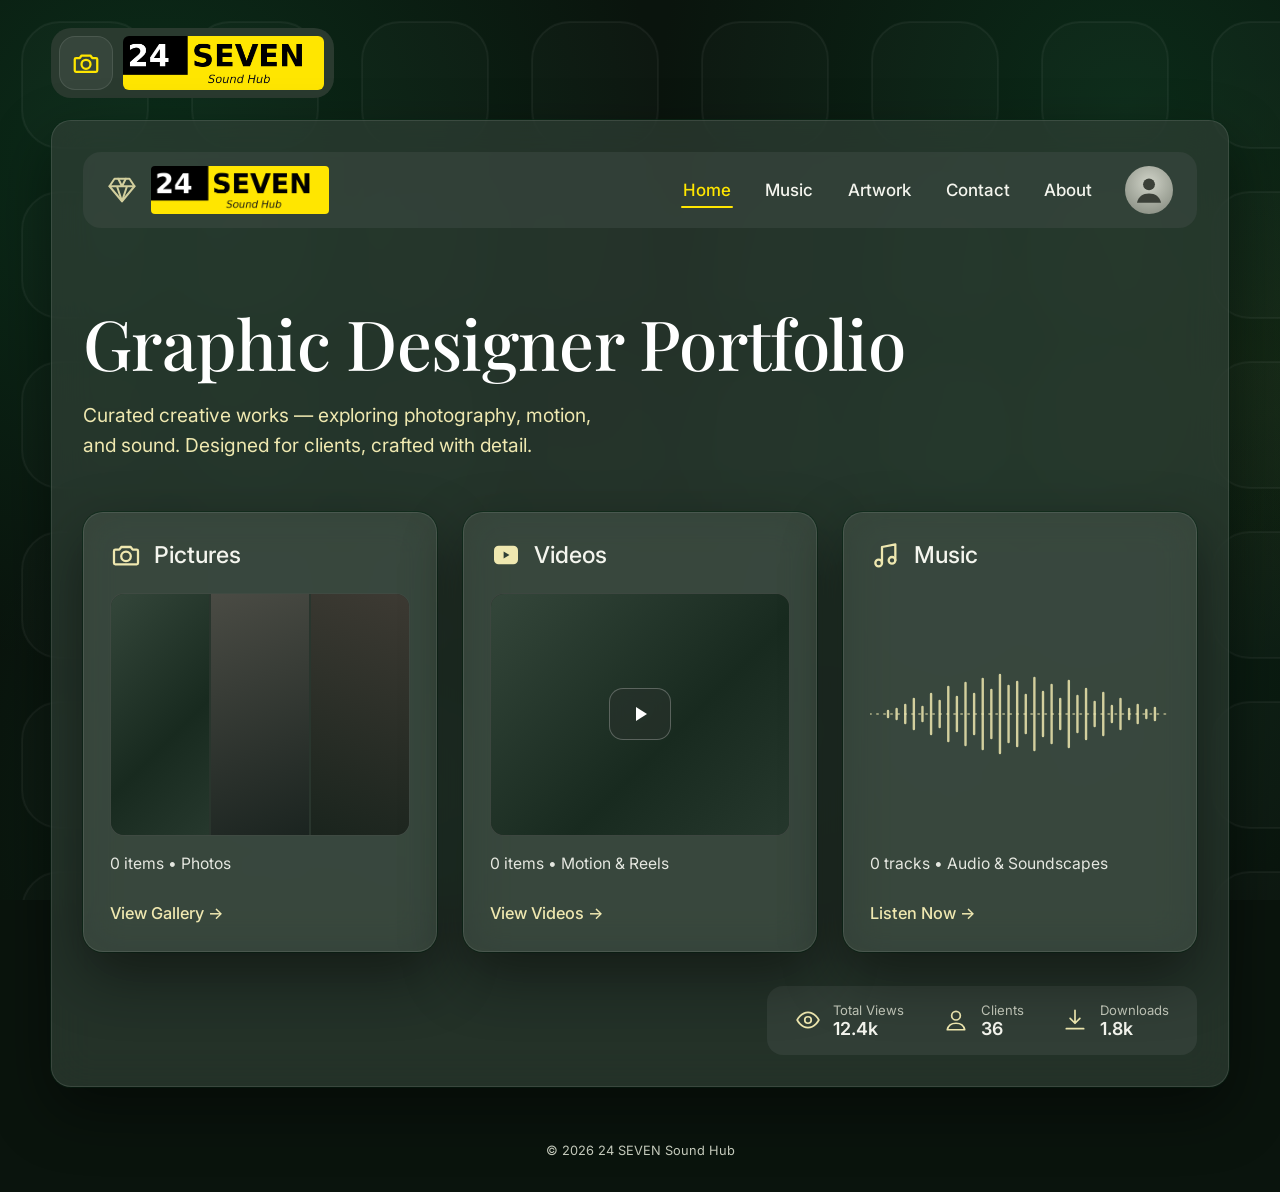
<file: index.html>
<!doctype html>
<html lang="en">
<head>
  <meta charset="utf-8">
  <meta name="viewport" content="width=device-width, initial-scale=1">
  <title>24 SEVEN Sound Hub — Graphic Designer Portfolio</title>
  <meta name="description" content="Graphic designer portfolio: photography, motion and sound.">
  <link rel="icon" href="assets/logo.png">
  <link rel="preconnect" href="https://fonts.googleapis.com">
  <link rel="preconnect" href="https://fonts.gstatic.com" crossorigin>
  <link href="https://fonts.googleapis.com/css2?family=Inter:wght@400;500;600;700&family=Playfair+Display:wght@400;500;600&display=swap" rel="stylesheet">
  <link rel="stylesheet" href="css/style.css">
  <link rel="stylesheet" href="css/24seven.css">
</head>
<body class="public-page">
  <div class="bg-layer" aria-hidden="true"></div>

  <main class="shell">
    <!-- Camera icon + logo (logo button opens admin login) -->
    <div class="brand-pill">
      <span class="icon-box" aria-hidden="true">
        <svg viewBox="0 0 24 24"><path d="M4 8h3l1.5-2h7L17 8h3a1 1 0 0 1 1 1v9a1 1 0 0 1-1 1H4a1 1 0 0 1-1-1V9a1 1 0 0 1 1-1z"/><circle cx="12" cy="13" r="3.6"/></svg>
      </span>
      <button type="button" class="logo-btn" id="logoBtn" aria-label="24 SEVEN Sound Hub">
        <img src="assets/logo.png" alt="24 SEVEN Sound Hub">
      </button>
    </div>

    <section class="stage glass" id="home">
      <header class="topbar">
        <a class="topbar-brand" href="index.html" aria-label="24 SEVEN Sound Hub home">
          <svg viewBox="0 0 24 24" aria-hidden="true"><path d="M6 3h12l4 6-10 12L2 9z"/><path d="M2 9h20M9 3l3 6 3-6M12 21 8 9m4 12 4-12"/></svg>
          <img src="assets/logo.png" alt="24 SEVEN Sound Hub">
        </a>
        <nav class="nav" aria-label="Main">
          <button type="button" class="nav-item active" data-nav="home">Home</button>
          <button type="button" class="nav-item" data-nav="music">Music</button>
          <button type="button" class="nav-item" data-nav="artwork">Artwork</button>
          <button type="button" class="nav-item" data-nav="contact">Contact</button>
          <button type="button" class="nav-item" data-nav="about">About</button>
          <button type="button" class="avatar" data-nav="about" aria-label="About the designer">
            <svg viewBox="0 0 24 24" aria-hidden="true"><circle cx="12" cy="8" r="4.2"/><path d="M3.5 21c.8-4.4 4.2-6.6 8.5-6.6s7.7 2.2 8.5 6.6z"/></svg>
          </button>
        </nav>
      </header>

      <section class="hero">
        <h1 id="heroTitle">Graphic Designer Portfolio</h1>
        <p id="heroSubtitle">Curated creative works — exploring photography, motion, and sound. Designed for clients, crafted with detail.</p>
      </section>

      <section class="cards" aria-label="Portfolio sections">
        <article class="card glass">
          <h2 class="card-title">
            <svg viewBox="0 0 24 24" aria-hidden="true"><path d="M4 8h3l1.5-2h7L17 8h3a1 1 0 0 1 1 1v9a1 1 0 0 1-1 1H4a1 1 0 0 1-1-1V9a1 1 0 0 1 1-1z"/><circle cx="12" cy="13" r="3.6"/></svg>
            Pictures
          </h2>
          <div class="preview preview--pictures" id="previewPictures"></div>
          <p class="card-meta" id="metaPictures">0 items • Photos</p>
          <button type="button" class="card-link" data-open="pictures">View Gallery →</button>
        </article>

        <article class="card glass">
          <h2 class="card-title">
            <svg viewBox="0 0 24 24" aria-hidden="true"><rect x="3" y="5" width="18" height="14" rx="3.5" class="fill"/><path d="M10.2 9.4v5.2l4.4-2.6z" fill="#2f3f35" stroke="none"/></svg>
            Videos
          </h2>
          <div class="preview preview--videos" id="previewVideos"></div>
          <p class="card-meta" id="metaVideos">0 items • Motion &amp; Reels</p>
          <button type="button" class="card-link" data-open="videos">View Videos →</button>
        </article>

        <article class="card glass">
          <h2 class="card-title">
            <svg viewBox="0 0 24 24" aria-hidden="true"><path d="M9 18V6l10-2v12"/><circle cx="6.5" cy="18" r="2.5"/><circle cx="16.5" cy="16" r="2.5"/></svg>
            Music
          </h2>
          <div class="preview preview--music" id="previewMusic"></div>
          <p class="card-meta" id="metaMusic">0 tracks • Audio &amp; Soundscapes</p>
          <button type="button" class="card-link" data-open="music">Listen Now →</button>
        </article>
      </section>

      <div class="stats-wrap">
        <div class="stats" aria-label="Site statistics">
          <div class="stat">
            <svg viewBox="0 0 24 24" aria-hidden="true"><path d="M2 12s3.6-7 10-7 10 7 10 7-3.6 7-10 7S2 12 2 12z"/><circle cx="12" cy="12" r="3"/></svg>
            <div><small>Total Views</small><strong id="statViews">12.4k</strong></div>
          </div>
          <div class="stat">
            <svg viewBox="0 0 24 24" aria-hidden="true"><circle cx="12" cy="8" r="4"/><path d="M4 21c.8-4.2 4-6 8-6s7.2 1.8 8 6z"/></svg>
            <div><small>Clients</small><strong id="statClients">36</strong></div>
          </div>
          <div class="stat">
            <svg viewBox="0 0 24 24" aria-hidden="true"><path d="M12 3v12m0 0-4.5-4.5M12 15l4.5-4.5M4 20h16"/></svg>
            <div><small>Downloads</small><strong id="statDownloads">1.8k</strong></div>
          </div>
        </div>
      </div>
    </section>
  </main>

  <p class="site-foot">© <span id="year"></span> 24 SEVEN Sound Hub</p>

  <!-- Admin login modal (opened from the logo button) -->
  <div class="modal" id="adminLoginModal" role="dialog" aria-modal="true" aria-labelledby="loginTitle" hidden>
    <form class="modal-box glass" id="loginForm" autocomplete="off">
      <button type="button" class="modal-close" data-close aria-label="Close">×</button>
      <img class="modal-logo" src="assets/logo.png" alt="24 SEVEN Sound Hub">
      <h2 id="loginTitle">Admin login</h2>
      <p class="lead" id="loginLead">Sign in to upload and manage portfolio content.</p>
      <div class="field">
        <label for="loginUser">Username</label>
        <input class="input" id="loginUser" name="username" type="text" autocomplete="username" autocapitalize="none" spellcheck="false" required>
      </div>
      <div class="field">
        <label for="loginPass">Password</label>
        <input class="input" id="loginPass" name="password" type="password" autocomplete="current-password" required>
      </div>
      <div class="field" id="loginConfirmField" hidden>
        <label for="loginConfirm">Confirm password</label>
        <input class="input" id="loginConfirm" name="confirm" type="password" autocomplete="new-password">
      </div>
      <div class="field" id="loginEmailField" hidden>
        <label for="loginEmail">Your email (for security alerts)</label>
        <input class="input" id="loginEmail" name="email" type="email" autocomplete="email" autocapitalize="none" spellcheck="false">
      </div>
      <p class="form-error" id="loginError" role="alert"></p>
      <button type="submit" class="btn-primary auto" id="loginSubmit">Sign in</button>
    </form>
  </div>

  <!-- Gallery / videos / music viewer -->
  <div class="modal" id="viewerModal" role="dialog" aria-modal="true" aria-labelledby="viewerTitle" hidden>
    <div class="modal-box wide glass">
      <button type="button" class="modal-close" data-close aria-label="Close">×</button>
      <div class="viewer-head"><h2 id="viewerTitle"></h2></div>
      <div id="viewerBody"></div>
    </div>
  </div>

  <!-- Contact / About -->
  <div class="modal" id="infoModal" role="dialog" aria-modal="true" aria-labelledby="infoTitle" hidden>
    <div class="modal-box glass">
      <button type="button" class="modal-close" data-close aria-label="Close">×</button>
      <h2 id="infoTitle"></h2>
      <div id="infoBody"></div>
    </div>
  </div>

  <!-- Picture lightbox -->
  <div class="lightbox" id="lightbox" role="dialog" aria-modal="true" aria-label="Picture viewer" hidden>
    <button type="button" class="lb-btn lb-close" id="lbClose" aria-label="Close">×</button>
    <button type="button" class="lb-btn lb-prev" id="lbPrev" aria-label="Previous">‹</button>
    <figure>
      <img id="lbImg" alt="">
      <figcaption id="lbCaption"></figcaption>
    </figure>
    <button type="button" class="lb-btn lb-next" id="lbNext" aria-label="Next">›</button>
  </div>

  <div class="toast" id="toast" role="status" hidden></div>

  <script src="js/main.js"></script>
</body>
</html>
</file>
<file: css/style.css>
/* =========================================================
   24 SEVEN Sound Hub — shared styles (index.html + admin.html)
   ========================================================= */
:root {
  --bg: #0A140D;
  --green: #0B2E1A;
  --yellow: #FFE600;
  --panel: #2A3A2F;
  --glass: rgba(47, 63, 53, 0.7);
  --line: rgba(255, 255, 255, 0.1);
  --text: #f4f5ee;
  --muted: #c4c9bb;
  --cream: #efe8b0;
  --radius: 20px;
  --shadow: 0 24px 60px rgba(0, 0, 0, 0.45), 0 0 0 1px rgba(11, 46, 26, 0.6);
}

*, *::before, *::after { box-sizing: border-box; margin: 0; padding: 0; }
[hidden] { display: none !important; }
html { scroll-behavior: smooth; }

body {
  font-family: 'Inter', system-ui, -apple-system, 'Segoe UI', Roboto, sans-serif;
  background: var(--bg);
  color: var(--text);
  min-height: 100vh;
  overflow-x: hidden;
  -webkit-font-smoothing: antialiased;
}
body.modal-open { overflow: hidden; }

img, video, svg { display: block; max-width: 100%; }
button { font: inherit; color: inherit; cursor: pointer; }
a { color: inherit; text-decoration: none; }

/* ---------- Background: rounded-square pattern + green blur ---------- */
.bg-layer {
  position: fixed;
  inset: 0;
  z-index: 0;
  pointer-events: none;
  background:
    radial-gradient(circle at 12% 18%, rgba(11, 46, 26, 0.95) 0, transparent 38%),
    radial-gradient(circle at 88% 12%, rgba(11, 46, 26, 0.85) 0, transparent 34%),
    radial-gradient(circle at 78% 62%, rgba(11, 46, 26, 0.75) 0, transparent 40%),
    radial-gradient(circle at 30% 90%, rgba(11, 46, 26, 0.8) 0, transparent 36%),
    radial-gradient(circle at 96% 40%, rgba(120, 105, 30, 0.16) 0, transparent 22%),
    var(--bg);
}
.bg-layer::after {
  content: '';
  position: absolute;
  inset: 0;
  opacity: 0.9;
  background-image: url("data:image/svg+xml,%3Csvg xmlns='http://www.w3.org/2000/svg' width='170' height='170'%3E%3Crect x='22' y='22' width='126' height='126' rx='38' fill='white' fill-opacity='0.018' stroke='white' stroke-opacity='0.05' stroke-width='2'/%3E%3C/svg%3E");
  background-size: 170px 170px;
}

/* ---------- Glass ---------- */
.glass {
  backdrop-filter: blur(20px);
  -webkit-backdrop-filter: blur(20px);
  background: var(--glass);
  border: 1px solid var(--line);
  border-radius: var(--radius);
  box-shadow: var(--shadow);
}

/* ---------- Shell ---------- */
.shell {
  position: relative;
  z-index: 1;
  max-width: 1640px;
  margin: 0 auto;
  padding: 28px clamp(16px, 4vw, 56px) 56px;
}

/* ---------- Brand pill (camera + logo button) ---------- */
.brand-pill {
  display: inline-flex;
  align-items: center;
  gap: 10px;
  padding: 8px 10px 8px 8px;
  border-radius: 20px;
  background: var(--panel);
  margin-bottom: 22px;
}
.icon-box {
  display: grid;
  place-items: center;
  width: 54px;
  height: 54px;
  border-radius: 16px;
  background: rgba(255, 255, 255, 0.06);
  border: 1px solid var(--line);
}
.icon-box svg { width: 30px; height: 30px; stroke: var(--yellow); fill: none; stroke-width: 1.8; stroke-linecap: round; stroke-linejoin: round; }
.logo-btn {
  display: block;
  background: none;
  border: 0;
  padding: 0;
  border-radius: 8px;
  line-height: 0;
  transition: transform 0.2s, filter 0.2s;
}
.logo-btn img { height: 54px; width: auto; border-radius: 6px; }
.logo-btn:hover { transform: translateY(-1px); filter: brightness(1.06); }
.logo-btn:focus-visible, .nav-item:focus-visible, .btn:focus-visible, .card-link:focus-visible { outline: 2px solid var(--yellow); outline-offset: 3px; }

/* ---------- Stage (right main) ---------- */
.stage {
  padding: clamp(16px, 2.4vw, 34px);
  min-width: 0;
}

/* ---------- Top bar ---------- */
.topbar {
  display: flex;
  align-items: center;
  justify-content: space-between;
  gap: 20px;
  padding: 14px 24px;
  border-radius: 18px;
  background: rgba(60, 74, 66, 0.55);
}
.topbar-brand { display: flex; align-items: center; gap: 14px; }
.topbar-brand svg { width: 30px; height: 30px; stroke: var(--cream); fill: none; stroke-width: 1.6; stroke-linejoin: round; stroke-linecap: round; opacity: 0.85; }
.topbar-brand img { height: 48px; width: auto; border-radius: 4px; }

.nav { display: flex; align-items: center; gap: clamp(14px, 2.4vw, 38px); }
.nav-item {
  background: none;
  border: 0;
  font-size: 1.06rem;
  font-weight: 500;
  padding: 6px 2px;
  color: var(--text);
  position: relative;
  transition: color 0.2s;
}
.nav-item:hover { color: #fff; }
.nav-item.active { color: var(--yellow); }
.nav-item.active::after {
  content: '';
  position: absolute;
  left: 0; right: 0; bottom: -2px;
  height: 2px;
  background: var(--yellow);
  border-radius: 2px;
}
.avatar {
  display: grid;
  place-items: center;
  width: 48px; height: 48px;
  border-radius: 50%;
  border: 0;
  background: radial-gradient(circle at 50% 35%, #cfd2c7, #7f8579);
  color: #3b4038;
  overflow: hidden;
}
.avatar svg { width: 34px; height: 34px; fill: currentColor; }

/* ---------- Hero ---------- */
.hero { padding: clamp(36px, 6vw, 84px) 0 clamp(26px, 4vw, 52px); }
.hero h1 {
  font-family: 'Playfair Display', Georgia, serif;
  font-weight: 500;
  font-size: clamp(2.3rem, 5.4vw, 4.6rem);
  line-height: 1.08;
  letter-spacing: -0.01em;
  color: #fff;
}
.hero p {
  margin-top: 22px;
  max-width: 44ch;
  font-size: clamp(1rem, 1.5vw, 1.3rem);
  line-height: 1.55;
  color: var(--cream);
}

/* ---------- Cards ---------- */
.cards { display: grid; grid-template-columns: repeat(3, minmax(0, 1fr)); gap: clamp(14px, 2vw, 28px); }
.card {
  display: flex;
  flex-direction: column;
  padding: 26px 26px 24px;
  min-height: 440px;
  background: rgba(70, 84, 74, 0.5);
  transition: transform 0.25s, border-color 0.25s;
}
.card:hover { transform: translateY(-4px); border-color: rgba(255, 255, 255, 0.22); }
.card-title { display: flex; align-items: center; gap: 12px; font-size: 1.45rem; font-weight: 500; }
.card-title svg { width: 32px; height: 32px; fill: none; stroke: var(--cream); stroke-width: 1.7; stroke-linecap: round; stroke-linejoin: round; }
.card-title svg .fill { fill: var(--cream); stroke: none; }

.preview {
  position: relative;
  flex: 1;
  display: flex;
  align-items: center;
  justify-content: center;
  margin: 22px 0 18px;
  min-height: 210px;
  border-radius: 14px;
  overflow: hidden;
}
.preview--pictures {
  display: grid;
  grid-template-columns: repeat(3, 1fr);
  align-items: stretch;
  gap: 2px;
  border: 1px solid var(--line);
  background: rgba(0, 0, 0, 0.25);
}
.preview--pictures img, .preview--pictures .ph { width: 100%; height: 100%; object-fit: cover; min-height: 150px; }
.preview--videos { border: 1px solid var(--line); background: rgba(0, 0, 0, 0.3); }
.preview--videos video, .preview--videos .ph { width: 100%; height: 100%; object-fit: cover; position: absolute; inset: 0; }
.play-badge {
  position: relative;
  z-index: 1;
  display: grid;
  place-items: center;
  width: 62px; height: 52px;
  border-radius: 14px;
  background: rgba(40, 50, 44, 0.65);
  border: 1px solid rgba(255, 255, 255, 0.25);
  backdrop-filter: blur(8px);
}
.play-badge svg { width: 24px; height: 24px; fill: #fff; }
.preview--music { flex-direction: column; gap: 10px; }
.preview--music img.cover-art { position: absolute; inset: 0; width: 100%; height: 100%; object-fit: cover; opacity: 0.35; }
.wave { position: relative; width: 100%; height: 90px; }
.wave line { stroke: var(--cream); stroke-width: 2.4; stroke-linecap: round; opacity: 0.85; }
.wave .dots { stroke: var(--cream); stroke-width: 2; stroke-dasharray: 1 6; opacity: 0.5; }

.ph { background: linear-gradient(135deg, #34463a, #182a1f 60%, #26382d); }
.ph:nth-child(2) { background: linear-gradient(160deg, #4a4b44, #1b2420); }
.ph:nth-child(3) { background: linear-gradient(200deg, #3d3a33, #1a241d); }

.card-meta { font-size: 0.98rem; color: var(--text); opacity: 0.92; }
.card-link {
  align-self: flex-start;
  margin-top: 26px;
  background: none;
  border: 0;
  color: var(--cream);
  font-size: 1.02rem;
  font-weight: 500;
  padding: 4px 0;
  transition: transform 0.2s, color 0.2s;
}
.card-link:hover { transform: translateX(4px); color: #fff; }

/* ---------- Stats ---------- */
.stats-wrap { display: flex; justify-content: flex-end; margin-top: 34px; }
.stats {
  display: flex;
  align-items: center;
  gap: clamp(16px, 3vw, 44px);
  padding: 16px 28px;
  border-radius: 16px;
  background: rgba(60, 74, 66, 0.55);
}
.stat { display: flex; align-items: center; gap: 12px; }
.stat svg { width: 26px; height: 26px; fill: none; stroke: var(--cream); stroke-width: 1.6; stroke-linecap: round; stroke-linejoin: round; }
.stat small { display: block; font-size: 0.82rem; color: var(--muted); }
.stat strong { font-size: 1.12rem; font-weight: 600; }

/* ---------- Upload panel (admin) ---------- */
.layout { display: grid; grid-template-columns: minmax(300px, 420px) minmax(0, 1fr); gap: clamp(18px, 2.6vw, 40px); align-items: start; }
.panel { padding: 30px 30px 26px; }
.panel h2 { font-size: 1.6rem; font-weight: 600; margin-bottom: 22px; }
.panel h3 { font-size: 1.05rem; font-weight: 600; margin-bottom: 12px; }

.drop {
  display: block;
  padding: 28px 20px;
  text-align: center;
  border: 1.5px dashed var(--yellow);
  border-radius: 14px;
  background: rgba(255, 255, 255, 0.03);
  cursor: pointer;
  transition: background 0.2s, transform 0.2s;
}
.drop:hover, .drop.drag { background: rgba(255, 230, 0, 0.07); }
.drop.drag { transform: scale(1.01); }
.drop-head { display: flex; align-items: center; justify-content: center; gap: 14px; font-size: 1.25rem; }
.drop-head svg { width: 36px; height: 36px; fill: none; stroke: var(--yellow); stroke-width: 1.6; stroke-linecap: round; stroke-linejoin: round; }
.drop-sub { margin-top: 18px; font-size: 0.88rem; color: var(--muted); }
.visually-hidden { position: absolute; width: 1px; height: 1px; overflow: hidden; clip: rect(0 0 0 0); white-space: nowrap; }

.file-chips { margin-top: 12px; display: flex; flex-direction: column; gap: 6px; max-height: 150px; overflow: auto; }
.file-chips:empty { display: none; }
.chip { display: flex; align-items: center; justify-content: space-between; gap: 10px; padding: 7px 10px; border-radius: 10px; background: rgba(255, 255, 255, 0.07); font-size: 0.85rem; }
.chip span { overflow: hidden; text-overflow: ellipsis; white-space: nowrap; }
.chip button { background: none; border: 0; color: var(--muted); font-size: 1.1rem; line-height: 1; padding: 0 4px; }
.chip button:hover { color: #fff; }
.file-summary { margin-top: 10px; font-size: 0.85rem; color: var(--cream); }

.field { margin-top: 22px; }
.field label, .field .label { display: block; font-size: 1rem; font-weight: 500; margin-bottom: 8px; }
.input, .select {
  width: 100%;
  padding: 13px 16px;
  border-radius: 12px;
  border: 1px solid rgba(255, 255, 255, 0.12);
  background: rgba(214, 216, 208, 0.82);
  color: #2c322d;
  font: inherit;
  font-size: 0.98rem;
}
.input::placeholder { color: #6c7269; }
.input:focus, .select:focus, textarea.input:focus { outline: 2px solid var(--yellow); outline-offset: 1px; }
textarea.input { min-height: 92px; resize: vertical; }
.select { appearance: none; -webkit-appearance: none; background-image: url("data:image/svg+xml,%3Csvg xmlns='http://www.w3.org/2000/svg' width='14' height='14' viewBox='0 0 24 24' fill='none' stroke='%232c322d' stroke-width='2.5' stroke-linecap='round' stroke-linejoin='round'%3E%3Cpath d='m6 9 6 6 6-6'/%3E%3C/svg%3E"); background-repeat: no-repeat; background-position: right 16px center; }

.seg { display: flex; gap: 10px; flex-wrap: wrap; }
.seg-btn {
  display: inline-flex; align-items: center; gap: 8px;
  padding: 11px 18px;
  border-radius: 999px;
  border: 1px solid rgba(255, 255, 255, 0.12);
  background: rgba(214, 216, 208, 0.45);
  color: #f0f1ea;
  font-size: 0.98rem;
  transition: background 0.2s, color 0.2s;
}
.seg-btn svg { width: 18px; height: 18px; fill: none; stroke: currentColor; stroke-width: 1.8; stroke-linecap: round; stroke-linejoin: round; }
.seg-btn:hover { background: rgba(214, 216, 208, 0.62); }
.seg-btn.active { background: var(--yellow); color: #111; border-color: var(--yellow); font-weight: 600; }

.row { display: flex; align-items: center; justify-content: space-between; gap: 14px; padding: 16px 0 6px; border-top: 1px solid var(--line); margin-top: 22px; }
.row + .row { border-top: 0; margin-top: 0; padding-top: 10px; }
.row .label { font-size: 1rem; font-weight: 500; }
.row small { display: block; color: var(--muted); font-size: 0.8rem; font-weight: 400; margin-top: 2px; }

.switch { position: relative; width: 58px; height: 30px; flex: none; }
.switch input { position: absolute; inset: 0; opacity: 0; width: 100%; height: 100%; cursor: pointer; z-index: 1; margin: 0; }
.switch .track { position: absolute; inset: 0; border-radius: 999px; background: rgba(214, 216, 208, 0.4); border: 1px solid rgba(255, 255, 255, 0.12); transition: background 0.2s; }
.switch .thumb { position: absolute; top: 3px; left: 3px; width: 22px; height: 22px; border-radius: 50%; background: #f1f2ec; transition: transform 0.2s; box-shadow: 0 2px 6px rgba(0, 0, 0, 0.4); }
.switch input:checked ~ .track { background: var(--green); border-color: rgba(255, 255, 255, 0.2); }
.switch input:checked ~ .thumb { transform: translateX(28px); }
.switch input:focus-visible ~ .track { outline: 2px solid var(--yellow); outline-offset: 2px; }

.btn {
  display: inline-flex; align-items: center; justify-content: center; gap: 8px;
  padding: 12px 20px;
  border-radius: 12px;
  border: 1px solid var(--line);
  background: rgba(255, 255, 255, 0.08);
  font-size: 0.95rem;
  font-weight: 500;
  transition: background 0.2s, transform 0.1s;
}
.btn:hover { background: rgba(255, 255, 255, 0.15); }
.btn:active { transform: scale(0.98); }
.btn-sm { padding: 7px 12px; font-size: 0.82rem; border-radius: 9px; }
.btn-danger:hover { background: rgba(190, 60, 50, 0.55); }

#uploadBtn, .btn-primary {
  display: block;
  width: 100%;
  margin-top: 20px;
  padding: 15px 20px;
  border: 0;
  border-radius: 12px;
  background: var(--yellow);
  color: #000;
  font-size: 1.12rem;
  font-weight: 700;
  transition: filter 0.2s, transform 0.1s;
}
#uploadBtn:hover, .btn-primary:hover { filter: brightness(1.06); }
#uploadBtn:active, .btn-primary:active { transform: scale(0.99); }
#uploadBtn:disabled { opacity: 0.6; cursor: progress; }
.btn-primary.auto { width: auto; display: inline-block; margin-top: 18px; padding: 12px 26px; font-size: 1rem; }

progress { width: 100%; height: 8px; margin-top: 14px; border-radius: 99px; overflow: hidden; appearance: none; -webkit-appearance: none; border: 0; background: rgba(255, 255, 255, 0.12); }
progress::-webkit-progress-bar { background: rgba(255, 255, 255, 0.12); }
progress::-webkit-progress-value { background: var(--yellow); }
progress::-moz-progress-bar { background: var(--yellow); }

.storage { margin-top: 12px; font-size: 0.8rem; color: var(--muted); text-align: center; }

/* ---------- Recent uploads ---------- */
.recent { margin-top: 26px; padding-top: 22px; border-top: 1px solid var(--line); }
.recent-list { list-style: none; border: 1px solid var(--line); border-radius: 12px; overflow: hidden; background: rgba(255, 255, 255, 0.05); }
.recent-item { display: flex; align-items: center; gap: 12px; padding: 8px 12px 8px 8px; border-top: 1px solid var(--line); font-size: 0.88rem; }
.recent-item:first-child { border-top: 0; }
.thumb-sm { flex: none; width: 52px; height: 42px; border-radius: 8px; object-fit: cover; background: linear-gradient(135deg, #34463a, #182a1f); display: grid; place-items: center; overflow: hidden; }
.thumb-sm svg { width: 22px; height: 22px; fill: none; stroke: var(--cream); stroke-width: 1.7; stroke-linecap: round; stroke-linejoin: round; }
.recent-text { min-width: 0; line-height: 1.35; }
.recent-text b { font-weight: 500; display: block; overflow: hidden; text-overflow: ellipsis; white-space: nowrap; }
.recent-text span { color: var(--muted); font-size: 0.8rem; }
.live { display: inline-flex; align-items: center; gap: 5px; color: #d7f5df; }
.live::before { content: '✓'; display: inline-grid; place-items: center; width: 15px; height: 15px; border-radius: 50%; background: #2e9c58; color: #fff; font-size: 0.6rem; }
.live.off { color: var(--muted); }
.live.off::before { content: '–'; background: #6a7168; }
.empty { padding: 18px 14px; color: var(--muted); font-size: 0.9rem; text-align: center; }

/* ---------- Admin sections (library, settings) ---------- */
.section { margin-top: 34px; padding: 26px; background: rgba(60, 74, 66, 0.45); }
.section h2 { font-family: 'Playfair Display', Georgia, serif; font-weight: 500; font-size: 1.7rem; margin-bottom: 6px; }
.section .sub { color: var(--muted); font-size: 0.92rem; margin-bottom: 18px; }
.lib-filter { display: flex; gap: 8px; flex-wrap: wrap; margin-bottom: 16px; }
.lib-item { display: grid; grid-template-columns: 64px minmax(0, 1fr) auto; gap: 14px; align-items: center; padding: 12px; border: 1px solid var(--line); border-radius: 14px; background: rgba(0, 0, 0, 0.18); margin-top: 10px; }
.lib-item .thumb-sm { width: 64px; height: 52px; }
.lib-info b { display: block; font-weight: 600; overflow: hidden; text-overflow: ellipsis; white-space: nowrap; }
.lib-info span { font-size: 0.82rem; color: var(--muted); }
.lib-actions { display: flex; gap: 8px; flex-wrap: wrap; justify-content: flex-end; }
.form-grid { display: grid; grid-template-columns: repeat(2, minmax(0, 1fr)); gap: 0 20px; }
.form-grid .field.full { grid-column: 1 / -1; }
.form-grid h3 { grid-column: 1 / -1; margin-top: 26px; font-size: 1.05rem; color: var(--cream); }
.form-grid h3:first-child { margin-top: 0; }

/* ---------- Security ---------- */
.input-code { letter-spacing: 0.5em; text-align: center; font-size: 1.4rem; font-weight: 600; }
.login-links { display: flex; gap: 18px; margin-top: 16px; }
.link-btn { background: none; border: 0; padding: 0; color: var(--cream); font-size: 0.9rem; text-decoration: underline; }
.link-btn:hover { color: #fff; }
.hint { font-size: 0.85rem; line-height: 1.55; color: var(--muted); margin-top: 8px; grid-column: 1 / -1; }
.hint code { background: rgba(255, 255, 255, 0.1); padding: 1px 6px; border-radius: 6px; font-size: 0.82rem; }
.log-list { list-style: none; margin-bottom: 14px; }
.log-item { display: flex; flex-direction: column; gap: 2px; padding: 10px 14px; border-radius: 12px; background: rgba(0, 0, 0, 0.18); margin-top: 8px; font-size: 0.9rem; }
.log-item span { color: var(--muted); font-size: 0.8rem; }
.log-item.bad b { color: #ffb4a8; }

/* ---------- Modals ---------- */
.modal {
  position: fixed; inset: 0; z-index: 50;
  display: grid; place-items: center;
  padding: 20px;
  background: rgba(4, 9, 6, 0.72);
  backdrop-filter: blur(6px);
  -webkit-backdrop-filter: blur(6px);
  animation: fade 0.2s ease;
}
@keyframes fade { from { opacity: 0; } to { opacity: 1; } }
.modal-box { position: relative; width: min(440px, 100%); padding: 32px 30px 28px; background: rgba(40, 54, 46, 0.92); max-height: 92vh; overflow: auto; }
.modal-box.wide { width: min(1100px, 100%); }
.modal-box h2 { font-size: 1.5rem; margin-bottom: 6px; }
.modal-box .lead { color: var(--muted); font-size: 0.92rem; margin-bottom: 8px; }
.modal-logo { height: 50px; width: auto; border-radius: 5px; margin-bottom: 18px; }
.modal-close { position: absolute; top: 14px; right: 16px; width: 36px; height: 36px; border-radius: 50%; border: 1px solid var(--line); background: rgba(255, 255, 255, 0.08); font-size: 1.3rem; line-height: 1; }
.modal-close:hover { background: rgba(255, 255, 255, 0.18); }
.form-error { min-height: 1.2em; margin-top: 12px; color: #ffb4a8; font-size: 0.9rem; }
.info-list { list-style: none; margin-top: 14px; display: grid; gap: 10px; }
.info-list li { padding: 12px 14px; border-radius: 12px; background: rgba(255, 255, 255, 0.07); }
.info-list small { display: block; color: var(--muted); }
.about-text { margin-top: 14px; line-height: 1.7; color: #e6e9de; white-space: pre-line; }

/* Viewer (gallery / videos / music) */
.viewer-head { display: flex; align-items: center; gap: 12px; margin-bottom: 18px; padding-right: 46px; }
.viewer-head h2 { margin: 0; font-family: 'Playfair Display', Georgia, serif; font-weight: 500; font-size: 1.9rem; }
.group { margin-top: 24px; }
.group:first-of-type { margin-top: 0; }
.group h3 { font-size: 1.05rem; font-weight: 600; margin-bottom: 12px; display: flex; align-items: center; gap: 10px; }
.tag { font-size: 0.72rem; font-weight: 500; padding: 3px 9px; border-radius: 99px; background: rgba(255, 255, 255, 0.1); color: var(--cream); }
.grid { display: grid; grid-template-columns: repeat(auto-fill, minmax(190px, 1fr)); gap: 12px; }
.grid--video { grid-template-columns: repeat(auto-fill, minmax(300px, 1fr)); }
.tile { position: relative; aspect-ratio: 4 / 3; border: 0; padding: 0; border-radius: 14px; overflow: hidden; background: #111; }
.tile img { width: 100%; height: 100%; object-fit: cover; transition: transform 0.35s; }
.tile:hover img { transform: scale(1.05); }
.video-box video { width: 100%; border-radius: 14px; background: #000; max-height: 360px; }
.video-box p { margin-top: 8px; font-size: 0.92rem; }
.album-music { display: grid; grid-template-columns: 150px minmax(0, 1fr); gap: 20px; padding: 16px; border: 1px solid var(--line); border-radius: 16px; background: rgba(0, 0, 0, 0.18); margin-top: 16px; }
.album-music:first-child { margin-top: 0; }
.album-cover { width: 150px; height: 150px; border-radius: 14px; object-fit: cover; background: linear-gradient(135deg, #34463a, #182a1f); display: grid; place-items: center; }
.album-cover svg { width: 56px; height: 56px; fill: none; stroke: var(--cream); stroke-width: 1.4; stroke-linecap: round; stroke-linejoin: round; }
.track { margin-top: 10px; }
.track p { font-size: 0.92rem; margin-bottom: 4px; }
.track audio { width: 100%; height: 38px; }

/* Lightbox */
.lightbox { position: fixed; inset: 0; z-index: 70; display: grid; place-items: center; background: rgba(2, 6, 3, 0.94); animation: fade 0.2s ease; }
.lightbox img { max-width: 92vw; max-height: 82vh; object-fit: contain; border-radius: 10px; }
.lightbox figcaption { margin-top: 14px; text-align: center; color: var(--muted); font-size: 0.95rem; }
.lb-btn { position: absolute; width: 48px; height: 48px; border-radius: 50%; border: 1px solid var(--line); background: rgba(255, 255, 255, 0.1); font-size: 1.5rem; display: grid; place-items: center; }
.lb-btn:hover { background: rgba(255, 255, 255, 0.22); }
.lb-close { top: 18px; right: 18px; }
.lb-prev { left: 18px; top: 50%; transform: translateY(-50%); }
.lb-next { right: 18px; top: 50%; transform: translateY(-50%); }

/* Toast */
.toast { position: fixed; left: 50%; bottom: 28px; transform: translateX(-50%); z-index: 90; max-width: min(520px, 92vw); padding: 13px 20px; border-radius: 12px; background: rgba(20, 32, 25, 0.96); border: 1px solid var(--line); box-shadow: 0 10px 30px rgba(0, 0, 0, 0.5); font-size: 0.95rem; text-align: center; }
.toast.error { border-color: rgba(255, 120, 100, 0.6); }

.site-foot { position: relative; z-index: 1; text-align: center; color: var(--muted); font-size: 0.8rem; padding: 0 16px 34px; }

/* ---------- Responsive ---------- */
@media (max-width: 1100px) {
  .layout { grid-template-columns: 1fr; }
  .card { min-height: 400px; }
}
@media (max-width: 900px) {
  .cards { grid-template-columns: 1fr; }
  .card { min-height: 0; }
  .preview { min-height: 220px; }
  .stats-wrap { justify-content: center; }
}
@media (max-width: 720px) {
  .topbar { flex-direction: column; align-items: stretch; padding: 14px 16px; }
  .nav { overflow-x: auto; gap: 20px; padding-bottom: 4px; }
  .avatar { flex: none; margin-left: auto; }
  .album-music { grid-template-columns: 1fr; }
  .form-grid { grid-template-columns: 1fr; }
  .lib-item { grid-template-columns: 56px minmax(0, 1fr); }
  .lib-actions { grid-column: 1 / -1; justify-content: flex-start; }
}
@media (max-width: 520px) {
  .stats { flex-direction: column; align-items: flex-start; width: 100%; }
  .panel { padding: 22px 18px; }
  .shell { padding-top: 18px; }
}
@media (prefers-reduced-motion: reduce) {
  * { animation: none !important; transition: none !important; }
}
</file>
<file: css/24seven.css>
/* =========================================================
   24 SEVEN Sound Hub — shared styles (index.html + admin.html)
   ========================================================= */
:root {
  --bg: #0A140D;
  --green: #0B2E1A;
  --yellow: #FFE600;
  --panel: #2A3A2F;
  --glass: rgba(47, 63, 53, 0.7);
  --line: rgba(255, 255, 255, 0.1);
  --text: #f4f5ee;
  --muted: #c4c9bb;
  --cream: #efe8b0;
  --radius: 20px;
  --shadow: 0 24px 60px rgba(0, 0, 0, 0.45), 0 0 0 1px rgba(11, 46, 26, 0.6);
}

*, *::before, *::after { box-sizing: border-box; margin: 0; padding: 0; }
[hidden] { display: none !important; }
html { scroll-behavior: smooth; }

body {
  font-family: 'Inter', system-ui, -apple-system, 'Segoe UI', Roboto, sans-serif;
  background: var(--bg);
  color: var(--text);
  min-height: 100vh;
  overflow-x: hidden;
  -webkit-font-smoothing: antialiased;
}
body.modal-open { overflow: hidden; }

img, video, svg { display: block; max-width: 100%; }
button { font: inherit; color: inherit; cursor: pointer; }
a { color: inherit; text-decoration: none; }

/* ---------- Background: rounded-square pattern + green blur ---------- */
.bg-layer {
  position: fixed;
  inset: 0;
  z-index: 0;
  pointer-events: none;
  background:
    radial-gradient(circle at 12% 18%, rgba(11, 46, 26, 0.95) 0, transparent 38%),
    radial-gradient(circle at 88% 12%, rgba(11, 46, 26, 0.85) 0, transparent 34%),
    radial-gradient(circle at 78% 62%, rgba(11, 46, 26, 0.75) 0, transparent 40%),
    radial-gradient(circle at 30% 90%, rgba(11, 46, 26, 0.8) 0, transparent 36%),
    radial-gradient(circle at 96% 40%, rgba(120, 105, 30, 0.16) 0, transparent 22%),
    var(--bg);
}
.bg-layer::after {
  content: '';
  position: absolute;
  inset: 0;
  opacity: 0.9;
  background-image: url("data:image/svg+xml,%3Csvg xmlns='http://www.w3.org/2000/svg' width='170' height='170'%3E%3Crect x='22' y='22' width='126' height='126' rx='38' fill='white' fill-opacity='0.018' stroke='white' stroke-opacity='0.05' stroke-width='2'/%3E%3C/svg%3E");
  background-size: 170px 170px;
}

/* ---------- Glass ---------- */
.glass {
  backdrop-filter: blur(20px);
  -webkit-backdrop-filter: blur(20px);
  background: var(--glass);
  border: 1px solid var(--line);
  border-radius: var(--radius);
  box-shadow: var(--shadow);
}

/* ---------- Shell ---------- */
.shell {
  position: relative;
  z-index: 1;
  max-width: 1640px;
  margin: 0 auto;
  padding: 28px clamp(16px, 4vw, 56px) 56px;
}

/* ---------- Brand pill (camera + logo button) ---------- */
.brand-pill {
  display: inline-flex;
  align-items: center;
  gap: 10px;
  padding: 8px 10px 8px 8px;
  border-radius: 20px;
  background: var(--panel);
  margin-bottom: 22px;
}
.icon-box {
  display: grid;
  place-items: center;
  width: 54px;
  height: 54px;
  border-radius: 16px;
  background: rgba(255, 255, 255, 0.06);
  border: 1px solid var(--line);
}
.icon-box svg { width: 30px; height: 30px; stroke: var(--yellow); fill: none; stroke-width: 1.8; stroke-linecap: round; stroke-linejoin: round; }
.logo-btn {
  display: block;
  background: none;
  border: 0;
  padding: 0;
  border-radius: 8px;
  line-height: 0;
  transition: transform 0.2s, filter 0.2s;
}
.logo-btn img { height: 54px; width: auto; border-radius: 6px; }
.logo-btn:hover { transform: translateY(-1px); filter: brightness(1.06); }
.logo-btn:focus-visible, .nav-item:focus-visible, .btn:focus-visible, .card-link:focus-visible { outline: 2px solid var(--yellow); outline-offset: 3px; }

/* ---------- Stage (right main) ---------- */
.stage {
  padding: clamp(16px, 2.4vw, 34px);
  min-width: 0;
}

/* ---------- Top bar ---------- */
.topbar {
  display: flex;
  align-items: center;
  justify-content: space-between;
  gap: 20px;
  padding: 14px 24px;
  border-radius: 18px;
  background: rgba(60, 74, 66, 0.55);
}
.topbar-brand { display: flex; align-items: center; gap: 14px; }
.topbar-brand svg { width: 30px; height: 30px; stroke: var(--cream); fill: none; stroke-width: 1.6; stroke-linejoin: round; stroke-linecap: round; opacity: 0.85; }
.topbar-brand img { height: 48px; width: auto; border-radius: 4px; }

.nav { display: flex; align-items: center; gap: clamp(14px, 2.4vw, 38px); }
.nav-item {
  background: none;
  border: 0;
  font-size: 1.06rem;
  font-weight: 500;
  padding: 6px 2px;
  color: var(--text);
  position: relative;
  transition: color 0.2s;
}
.nav-item:hover { color: #fff; }
.nav-item.active { color: var(--yellow); }
.nav-item.active::after {
  content: '';
  position: absolute;
  left: 0; right: 0; bottom: -2px;
  height: 2px;
  background: var(--yellow);
  border-radius: 2px;
}
.avatar {
  display: grid;
  place-items: center;
  width: 48px; height: 48px;
  border-radius: 50%;
  border: 0;
  background: radial-gradient(circle at 50% 35%, #cfd2c7, #7f8579);
  color: #3b4038;
  overflow: hidden;
}
.avatar svg { width: 34px; height: 34px; fill: currentColor; }

/* ---------- Hero ---------- */
.hero { padding: clamp(36px, 6vw, 84px) 0 clamp(26px, 4vw, 52px); }
.hero h1 {
  font-family: 'Playfair Display', Georgia, serif;
  font-weight: 500;
  font-size: clamp(2.3rem, 5.4vw, 4.6rem);
  line-height: 1.08;
  letter-spacing: -0.01em;
  color: #fff;
}
.hero p {
  margin-top: 22px;
  max-width: 44ch;
  font-size: clamp(1rem, 1.5vw, 1.3rem);
  line-height: 1.55;
  color: var(--cream);
}

/* ---------- Cards ---------- */
.cards { display: grid; grid-template-columns: repeat(3, minmax(0, 1fr)); gap: clamp(14px, 2vw, 28px); }
.card {
  display: flex;
  flex-direction: column;
  padding: 26px 26px 24px;
  min-height: 440px;
  background: rgba(70, 84, 74, 0.5);
  transition: transform 0.25s, border-color 0.25s;
}
.card:hover { transform: translateY(-4px); border-color: rgba(255, 255, 255, 0.22); }
.card-title { display: flex; align-items: center; gap: 12px; font-size: 1.45rem; font-weight: 500; }
.card-title svg { width: 32px; height: 32px; fill: none; stroke: var(--cream); stroke-width: 1.7; stroke-linecap: round; stroke-linejoin: round; }
.card-title svg .fill { fill: var(--cream); stroke: none; }

.preview {
  position: relative;
  flex: 1;
  display: flex;
  align-items: center;
  justify-content: center;
  margin: 22px 0 18px;
  min-height: 210px;
  border-radius: 14px;
  overflow: hidden;
}
.preview--pictures {
  display: grid;
  grid-template-columns: repeat(3, 1fr);
  align-items: stretch;
  gap: 2px;
  border: 1px solid var(--line);
  background: rgba(0, 0, 0, 0.25);
}
.preview--pictures img, .preview--pictures .ph { width: 100%; height: 100%; object-fit: cover; min-height: 150px; }
.preview--videos { border: 1px solid var(--line); background: rgba(0, 0, 0, 0.3); }
.preview--videos video, .preview--videos .ph { width: 100%; height: 100%; object-fit: cover; position: absolute; inset: 0; }
.play-badge {
  position: relative;
  z-index: 1;
  display: grid;
  place-items: center;
  width: 62px; height: 52px;
  border-radius: 14px;
  background: rgba(40, 50, 44, 0.65);
  border: 1px solid rgba(255, 255, 255, 0.25);
  backdrop-filter: blur(8px);
}
.play-badge svg { width: 24px; height: 24px; fill: #fff; }
.preview--music { flex-direction: column; gap: 10px; }
.preview--music img.cover-art { position: absolute; inset: 0; width: 100%; height: 100%; object-fit: cover; opacity: 0.35; }
.wave { position: relative; width: 100%; height: 90px; }
.wave line { stroke: var(--cream); stroke-width: 2.4; stroke-linecap: round; opacity: 0.85; }
.wave .dots { stroke: var(--cream); stroke-width: 2; stroke-dasharray: 1 6; opacity: 0.5; }

.ph { background: linear-gradient(135deg, #34463a, #182a1f 60%, #26382d); }
.ph:nth-child(2) { background: linear-gradient(160deg, #4a4b44, #1b2420); }
.ph:nth-child(3) { background: linear-gradient(200deg, #3d3a33, #1a241d); }

.card-meta { font-size: 0.98rem; color: var(--text); opacity: 0.92; }
.card-link {
  align-self: flex-start;
  margin-top: 26px;
  background: none;
  border: 0;
  color: var(--cream);
  font-size: 1.02rem;
  font-weight: 500;
  padding: 4px 0;
  transition: transform 0.2s, color 0.2s;
}
.card-link:hover { transform: translateX(4px); color: #fff; }

/* ---------- Stats ---------- */
.stats-wrap { display: flex; justify-content: flex-end; margin-top: 34px; }
.stats {
  display: flex;
  align-items: center;
  gap: clamp(16px, 3vw, 44px);
  padding: 16px 28px;
  border-radius: 16px;
  background: rgba(60, 74, 66, 0.55);
}
.stat { display: flex; align-items: center; gap: 12px; }
.stat svg { width: 26px; height: 26px; fill: none; stroke: var(--cream); stroke-width: 1.6; stroke-linecap: round; stroke-linejoin: round; }
.stat small { display: block; font-size: 0.82rem; color: var(--muted); }
.stat strong { font-size: 1.12rem; font-weight: 600; }

/* ---------- Upload panel (admin) ---------- */
.layout { display: grid; grid-template-columns: minmax(300px, 420px) minmax(0, 1fr); gap: clamp(18px, 2.6vw, 40px); align-items: start; }
.panel { padding: 30px 30px 26px; }
.panel h2 { font-size: 1.6rem; font-weight: 600; margin-bottom: 22px; }
.panel h3 { font-size: 1.05rem; font-weight: 600; margin-bottom: 12px; }

.drop {
  display: block;
  padding: 28px 20px;
  text-align: center;
  border: 1.5px dashed var(--yellow);
  border-radius: 14px;
  background: rgba(255, 255, 255, 0.03);
  cursor: pointer;
  transition: background 0.2s, transform 0.2s;
}
.drop:hover, .drop.drag { background: rgba(255, 230, 0, 0.07); }
.drop.drag { transform: scale(1.01); }
.drop-head { display: flex; align-items: center; justify-content: center; gap: 14px; font-size: 1.25rem; }
.drop-head svg { width: 36px; height: 36px; fill: none; stroke: var(--yellow); stroke-width: 1.6; stroke-linecap: round; stroke-linejoin: round; }
.drop-sub { margin-top: 18px; font-size: 0.88rem; color: var(--muted); }
.visually-hidden { position: absolute; width: 1px; height: 1px; overflow: hidden; clip: rect(0 0 0 0); white-space: nowrap; }

.file-chips { margin-top: 12px; display: flex; flex-direction: column; gap: 6px; max-height: 150px; overflow: auto; }
.file-chips:empty { display: none; }
.chip { display: flex; align-items: center; justify-content: space-between; gap: 10px; padding: 7px 10px; border-radius: 10px; background: rgba(255, 255, 255, 0.07); font-size: 0.85rem; }
.chip span { overflow: hidden; text-overflow: ellipsis; white-space: nowrap; }
.chip button { background: none; border: 0; color: var(--muted); font-size: 1.1rem; line-height: 1; padding: 0 4px; }
.chip button:hover { color: #fff; }
.file-summary { margin-top: 10px; font-size: 0.85rem; color: var(--cream); }

.field { margin-top: 22px; }
.field label, .field .label { display: block; font-size: 1rem; font-weight: 500; margin-bottom: 8px; }
.input, .select {
  width: 100%;
  padding: 13px 16px;
  border-radius: 12px;
  border: 1px solid rgba(255, 255, 255, 0.12);
  background: rgba(214, 216, 208, 0.82);
  color: #2c322d;
  font: inherit;
  font-size: 0.98rem;
}
.input::placeholder { color: #6c7269; }
.input:focus, .select:focus, textarea.input:focus { outline: 2px solid var(--yellow); outline-offset: 1px; }
textarea.input { min-height: 92px; resize: vertical; }
.select { appearance: none; -webkit-appearance: none; background-image: url("data:image/svg+xml,%3Csvg xmlns='http://www.w3.org/2000/svg' width='14' height='14' viewBox='0 0 24 24' fill='none' stroke='%232c322d' stroke-width='2.5' stroke-linecap='round' stroke-linejoin='round'%3E%3Cpath d='m6 9 6 6 6-6'/%3E%3C/svg%3E"); background-repeat: no-repeat; background-position: right 16px center; }

.seg { display: flex; gap: 10px; flex-wrap: wrap; }
.seg-btn {
  display: inline-flex; align-items: center; gap: 8px;
  padding: 11px 18px;
  border-radius: 999px;
  border: 1px solid rgba(255, 255, 255, 0.12);
  background: rgba(214, 216, 208, 0.45);
  color: #f0f1ea;
  font-size: 0.98rem;
  transition: background 0.2s, color 0.2s;
}
.seg-btn svg { width: 18px; height: 18px; fill: none; stroke: currentColor; stroke-width: 1.8; stroke-linecap: round; stroke-linejoin: round; }
.seg-btn:hover { background: rgba(214, 216, 208, 0.62); }
.seg-btn.active { background: var(--yellow); color: #111; border-color: var(--yellow); font-weight: 600; }

.row { display: flex; align-items: center; justify-content: space-between; gap: 14px; padding: 16px 0 6px; border-top: 1px solid var(--line); margin-top: 22px; }
.row + .row { border-top: 0; margin-top: 0; padding-top: 10px; }
.row .label { font-size: 1rem; font-weight: 500; }
.row small { display: block; color: var(--muted); font-size: 0.8rem; font-weight: 400; margin-top: 2px; }

.switch { position: relative; width: 58px; height: 30px; flex: none; }
.switch input { position: absolute; inset: 0; opacity: 0; width: 100%; height: 100%; cursor: pointer; z-index: 1; margin: 0; }
.switch .track { position: absolute; inset: 0; border-radius: 999px; background: rgba(214, 216, 208, 0.4); border: 1px solid rgba(255, 255, 255, 0.12); transition: background 0.2s; }
.switch .thumb { position: absolute; top: 3px; left: 3px; width: 22px; height: 22px; border-radius: 50%; background: #f1f2ec; transition: transform 0.2s; box-shadow: 0 2px 6px rgba(0, 0, 0, 0.4); }
.switch input:checked ~ .track { background: var(--green); border-color: rgba(255, 255, 255, 0.2); }
.switch input:checked ~ .thumb { transform: translateX(28px); }
.switch input:focus-visible ~ .track { outline: 2px solid var(--yellow); outline-offset: 2px; }

.btn {
  display: inline-flex; align-items: center; justify-content: center; gap: 8px;
  padding: 12px 20px;
  border-radius: 12px;
  border: 1px solid var(--line);
  background: rgba(255, 255, 255, 0.08);
  font-size: 0.95rem;
  font-weight: 500;
  transition: background 0.2s, transform 0.1s;
}
.btn:hover { background: rgba(255, 255, 255, 0.15); }
.btn:active { transform: scale(0.98); }
.btn-sm { padding: 7px 12px; font-size: 0.82rem; border-radius: 9px; }
.btn-danger:hover { background: rgba(190, 60, 50, 0.55); }

#uploadBtn, .btn-primary {
  display: block;
  width: 100%;
  margin-top: 20px;
  padding: 15px 20px;
  border: 0;
  border-radius: 12px;
  background: var(--yellow);
  color: #000;
  font-size: 1.12rem;
  font-weight: 700;
  transition: filter 0.2s, transform 0.1s;
}
#uploadBtn:hover, .btn-primary:hover { filter: brightness(1.06); }
#uploadBtn:active, .btn-primary:active { transform: scale(0.99); }
#uploadBtn:disabled { opacity: 0.6; cursor: progress; }
.btn-primary.auto { width: auto; display: inline-block; margin-top: 18px; padding: 12px 26px; font-size: 1rem; }

progress { width: 100%; height: 8px; margin-top: 14px; border-radius: 99px; overflow: hidden; appearance: none; -webkit-appearance: none; border: 0; background: rgba(255, 255, 255, 0.12); }
progress::-webkit-progress-bar { background: rgba(255, 255, 255, 0.12); }
progress::-webkit-progress-value { background: var(--yellow); }
progress::-moz-progress-bar { background: var(--yellow); }

.storage { margin-top: 12px; font-size: 0.8rem; color: var(--muted); text-align: center; }

/* ---------- Recent uploads ---------- */
.recent { margin-top: 26px; padding-top: 22px; border-top: 1px solid var(--line); }
.recent-list { list-style: none; border: 1px solid var(--line); border-radius: 12px; overflow: hidden; background: rgba(255, 255, 255, 0.05); }
.recent-item { display: flex; align-items: center; gap: 12px; padding: 8px 12px 8px 8px; border-top: 1px solid var(--line); font-size: 0.88rem; }
.recent-item:first-child { border-top: 0; }
.thumb-sm { flex: none; width: 52px; height: 42px; border-radius: 8px; object-fit: cover; background: linear-gradient(135deg, #34463a, #182a1f); display: grid; place-items: center; overflow: hidden; }
.thumb-sm svg { width: 22px; height: 22px; fill: none; stroke: var(--cream); stroke-width: 1.7; stroke-linecap: round; stroke-linejoin: round; }
.recent-text { min-width: 0; line-height: 1.35; }
.recent-text b { font-weight: 500; display: block; overflow: hidden; text-overflow: ellipsis; white-space: nowrap; }
.recent-text span { color: var(--muted); font-size: 0.8rem; }
.live { display: inline-flex; align-items: center; gap: 5px; color: #d7f5df; }
.live::before { content: '✓'; display: inline-grid; place-items: center; width: 15px; height: 15px; border-radius: 50%; background: #2e9c58; color: #fff; font-size: 0.6rem; }
.live.off { color: var(--muted); }
.live.off::before { content: '–'; background: #6a7168; }
.empty { padding: 18px 14px; color: var(--muted); font-size: 0.9rem; text-align: center; }

/* ---------- Admin sections (library, settings) ---------- */
.section { margin-top: 34px; padding: 26px; background: rgba(60, 74, 66, 0.45); }
.section h2 { font-family: 'Playfair Display', Georgia, serif; font-weight: 500; font-size: 1.7rem; margin-bottom: 6px; }
.section .sub { color: var(--muted); font-size: 0.92rem; margin-bottom: 18px; }
.lib-filter { display: flex; gap: 8px; flex-wrap: wrap; margin-bottom: 16px; }
.lib-item { display: grid; grid-template-columns: 64px minmax(0, 1fr) auto; gap: 14px; align-items: center; padding: 12px; border: 1px solid var(--line); border-radius: 14px; background: rgba(0, 0, 0, 0.18); margin-top: 10px; }
.lib-item .thumb-sm { width: 64px; height: 52px; }
.lib-info b { display: block; font-weight: 600; overflow: hidden; text-overflow: ellipsis; white-space: nowrap; }
.lib-info span { font-size: 0.82rem; color: var(--muted); }
.lib-actions { display: flex; gap: 8px; flex-wrap: wrap; justify-content: flex-end; }
.form-grid { display: grid; grid-template-columns: repeat(2, minmax(0, 1fr)); gap: 0 20px; }
.form-grid .field.full { grid-column: 1 / -1; }
.form-grid h3 { grid-column: 1 / -1; margin-top: 26px; font-size: 1.05rem; color: var(--cream); }
.form-grid h3:first-child { margin-top: 0; }

/* ---------- Security ---------- */
.input-code { letter-spacing: 0.5em; text-align: center; font-size: 1.4rem; font-weight: 600; }
.login-links { display: flex; gap: 18px; margin-top: 16px; }
.link-btn { background: none; border: 0; padding: 0; color: var(--cream); font-size: 0.9rem; text-decoration: underline; }
.link-btn:hover { color: #fff; }
.hint { font-size: 0.85rem; line-height: 1.55; color: var(--muted); margin-top: 8px; grid-column: 1 / -1; }
.hint code { background: rgba(255, 255, 255, 0.1); padding: 1px 6px; border-radius: 6px; font-size: 0.82rem; }
.log-list { list-style: none; margin-bottom: 14px; }
.log-item { display: flex; flex-direction: column; gap: 2px; padding: 10px 14px; border-radius: 12px; background: rgba(0, 0, 0, 0.18); margin-top: 8px; font-size: 0.9rem; }
.log-item span { color: var(--muted); font-size: 0.8rem; }
.log-item.bad b { color: #ffb4a8; }

/* ---------- Modals ---------- */
.modal {
  position: fixed; inset: 0; z-index: 50;
  display: grid; place-items: center;
  padding: 20px;
  background: rgba(4, 9, 6, 0.72);
  backdrop-filter: blur(6px);
  -webkit-backdrop-filter: blur(6px);
  animation: fade 0.2s ease;
}
@keyframes fade { from { opacity: 0; } to { opacity: 1; } }
.modal-box { position: relative; width: min(440px, 100%); padding: 32px 30px 28px; background: rgba(40, 54, 46, 0.92); max-height: 92vh; overflow: auto; }
.modal-box.wide { width: min(1100px, 100%); }
.modal-box h2 { font-size: 1.5rem; margin-bottom: 6px; }
.modal-box .lead { color: var(--muted); font-size: 0.92rem; margin-bottom: 8px; }
.modal-logo { height: 50px; width: auto; border-radius: 5px; margin-bottom: 18px; }
.modal-close { position: absolute; top: 14px; right: 16px; width: 36px; height: 36px; border-radius: 50%; border: 1px solid var(--line); background: rgba(255, 255, 255, 0.08); font-size: 1.3rem; line-height: 1; }
.modal-close:hover { background: rgba(255, 255, 255, 0.18); }
.form-error { min-height: 1.2em; margin-top: 12px; color: #ffb4a8; font-size: 0.9rem; }
.info-list { list-style: none; margin-top: 14px; display: grid; gap: 10px; }
.info-list li { padding: 12px 14px; border-radius: 12px; background: rgba(255, 255, 255, 0.07); }
.info-list small { display: block; color: var(--muted); }
.about-text { margin-top: 14px; line-height: 1.7; color: #e6e9de; white-space: pre-line; }

/* Viewer (gallery / videos / music) */
.viewer-head { display: flex; align-items: center; gap: 12px; margin-bottom: 18px; padding-right: 46px; }
.viewer-head h2 { margin: 0; font-family: 'Playfair Display', Georgia, serif; font-weight: 500; font-size: 1.9rem; }
.group { margin-top: 24px; }
.group:first-of-type { margin-top: 0; }
.group h3 { font-size: 1.05rem; font-weight: 600; margin-bottom: 12px; display: flex; align-items: center; gap: 10px; }
.tag { font-size: 0.72rem; font-weight: 500; padding: 3px 9px; border-radius: 99px; background: rgba(255, 255, 255, 0.1); color: var(--cream); }
.grid { display: grid; grid-template-columns: repeat(auto-fill, minmax(190px, 1fr)); gap: 12px; }
.grid--video { grid-template-columns: repeat(auto-fill, minmax(300px, 1fr)); }
.tile { position: relative; aspect-ratio: 4 / 3; border: 0; padding: 0; border-radius: 14px; overflow: hidden; background: #111; }
.tile img { width: 100%; height: 100%; object-fit: cover; transition: transform 0.35s; }
.tile:hover img { transform: scale(1.05); }
.video-box video { width: 100%; border-radius: 14px; background: #000; max-height: 360px; }
.video-box p { margin-top: 8px; font-size: 0.92rem; }
.album-music { display: grid; grid-template-columns: 150px minmax(0, 1fr); gap: 20px; padding: 16px; border: 1px solid var(--line); border-radius: 16px; background: rgba(0, 0, 0, 0.18); margin-top: 16px; }
.album-music:first-child { margin-top: 0; }
.album-cover { width: 150px; height: 150px; border-radius: 14px; object-fit: cover; background: linear-gradient(135deg, #34463a, #182a1f); display: grid; place-items: center; }
.album-cover svg { width: 56px; height: 56px; fill: none; stroke: var(--cream); stroke-width: 1.4; stroke-linecap: round; stroke-linejoin: round; }
.track { margin-top: 10px; }
.track p { font-size: 0.92rem; margin-bottom: 4px; }
.track audio { width: 100%; height: 38px; }

/* Lightbox */
.lightbox { position: fixed; inset: 0; z-index: 70; display: grid; place-items: center; background: rgba(2, 6, 3, 0.94); animation: fade 0.2s ease; }
.lightbox img { max-width: 92vw; max-height: 82vh; object-fit: contain; border-radius: 10px; }
.lightbox figcaption { margin-top: 14px; text-align: center; color: var(--muted); font-size: 0.95rem; }
.lb-btn { position: absolute; width: 48px; height: 48px; border-radius: 50%; border: 1px solid var(--line); background: rgba(255, 255, 255, 0.1); font-size: 1.5rem; display: grid; place-items: center; }
.lb-btn:hover { background: rgba(255, 255, 255, 0.22); }
.lb-close { top: 18px; right: 18px; }
.lb-prev { left: 18px; top: 50%; transform: translateY(-50%); }
.lb-next { right: 18px; top: 50%; transform: translateY(-50%); }

/* Toast */
.toast { position: fixed; left: 50%; bottom: 28px; transform: translateX(-50%); z-index: 90; max-width: min(520px, 92vw); padding: 13px 20px; border-radius: 12px; background: rgba(20, 32, 25, 0.96); border: 1px solid var(--line); box-shadow: 0 10px 30px rgba(0, 0, 0, 0.5); font-size: 0.95rem; text-align: center; }
.toast.error { border-color: rgba(255, 120, 100, 0.6); }

.site-foot { position: relative; z-index: 1; text-align: center; color: var(--muted); font-size: 0.8rem; padding: 0 16px 34px; }

/* ---------- Responsive ---------- */
@media (max-width: 1100px) {
  .layout { grid-template-columns: 1fr; }
  .card { min-height: 400px; }
}
@media (max-width: 900px) {
  .cards { grid-template-columns: 1fr; }
  .card { min-height: 0; }
  .preview { min-height: 220px; }
  .stats-wrap { justify-content: center; }
}
@media (max-width: 720px) {
  .topbar { flex-direction: column; align-items: stretch; padding: 14px 16px; }
  .nav { overflow-x: auto; gap: 20px; padding-bottom: 4px; }
  .avatar { flex: none; margin-left: auto; }
  .album-music { grid-template-columns: 1fr; }
  .form-grid { grid-template-columns: 1fr; }
  .lib-item { grid-template-columns: 56px minmax(0, 1fr); }
  .lib-actions { grid-column: 1 / -1; justify-content: flex-start; }
}
@media (max-width: 520px) {
  .stats { flex-direction: column; align-items: flex-start; width: 100%; }
  .panel { padding: 22px 18px; }
  .shell { padding-top: 18px; }
}
@media (prefers-reduced-motion: reduce) {
  * { animation: none !important; transition: none !important; }
}
</file>
